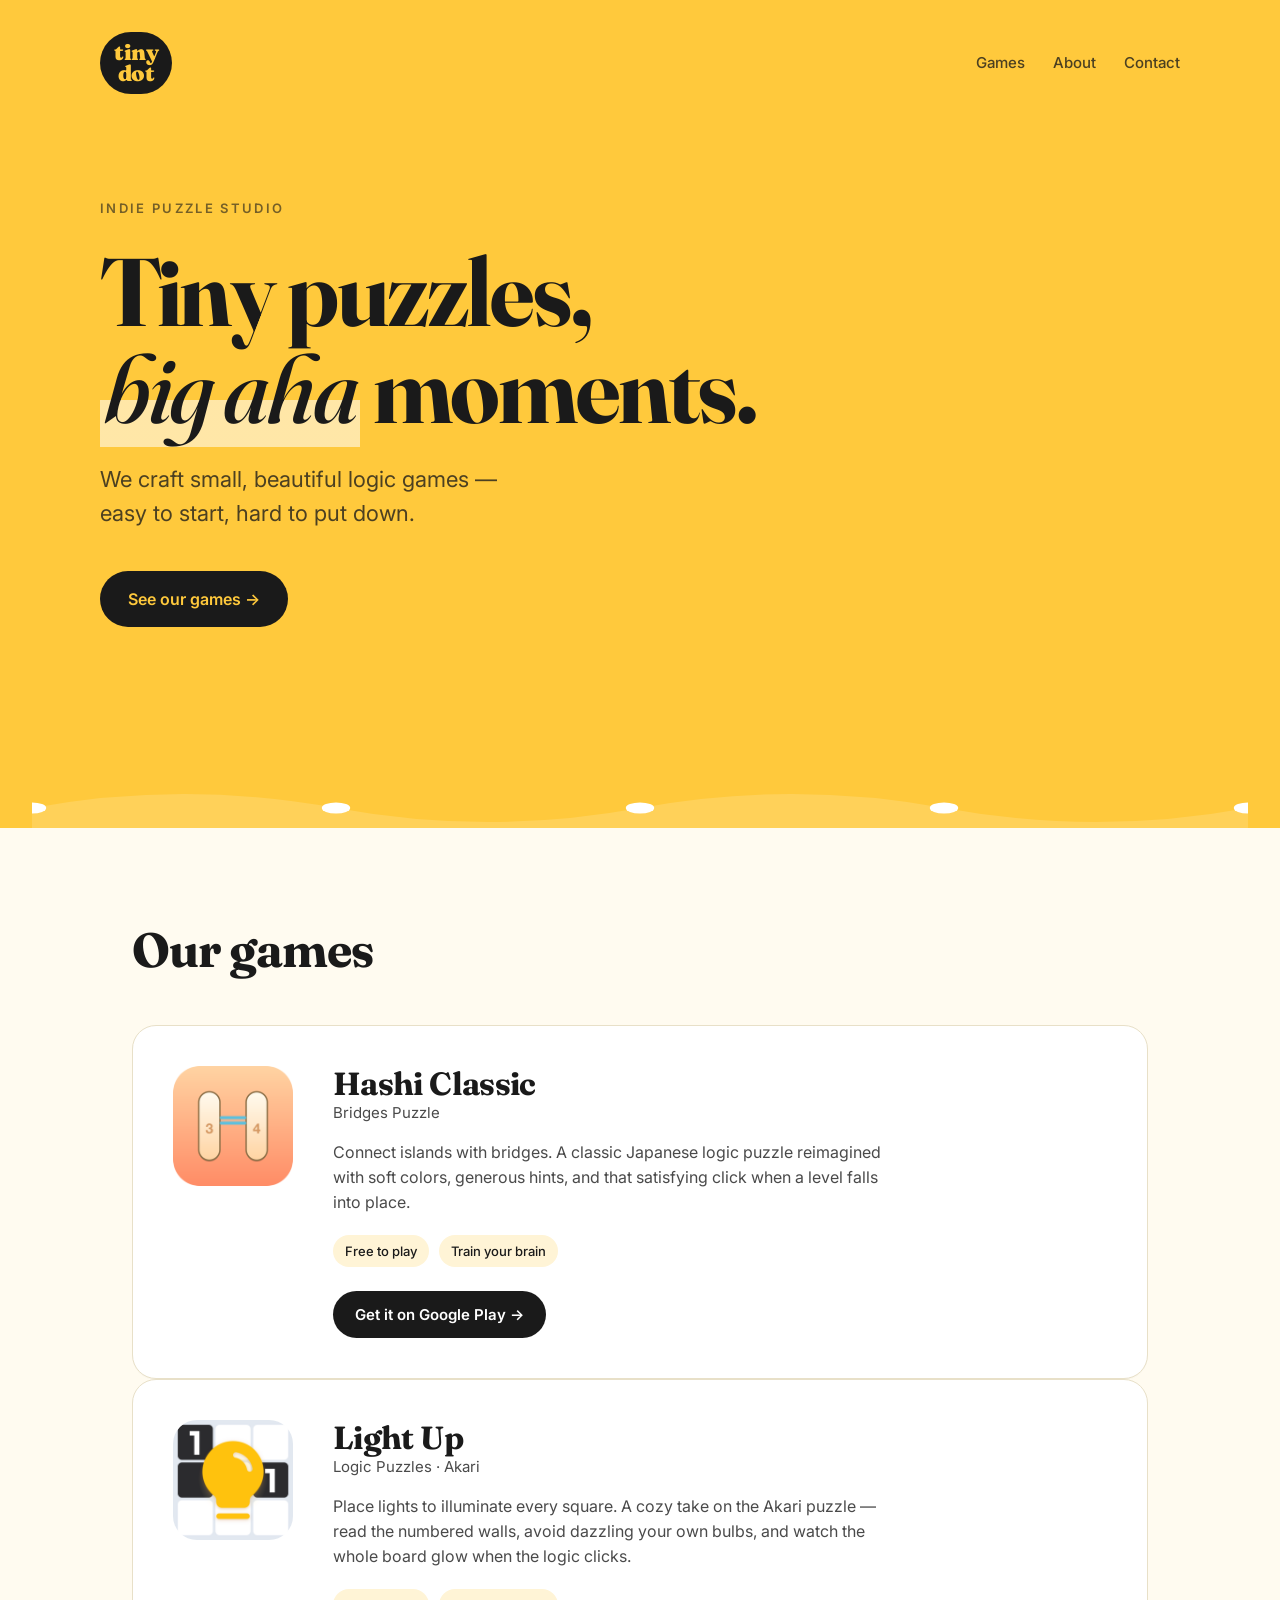
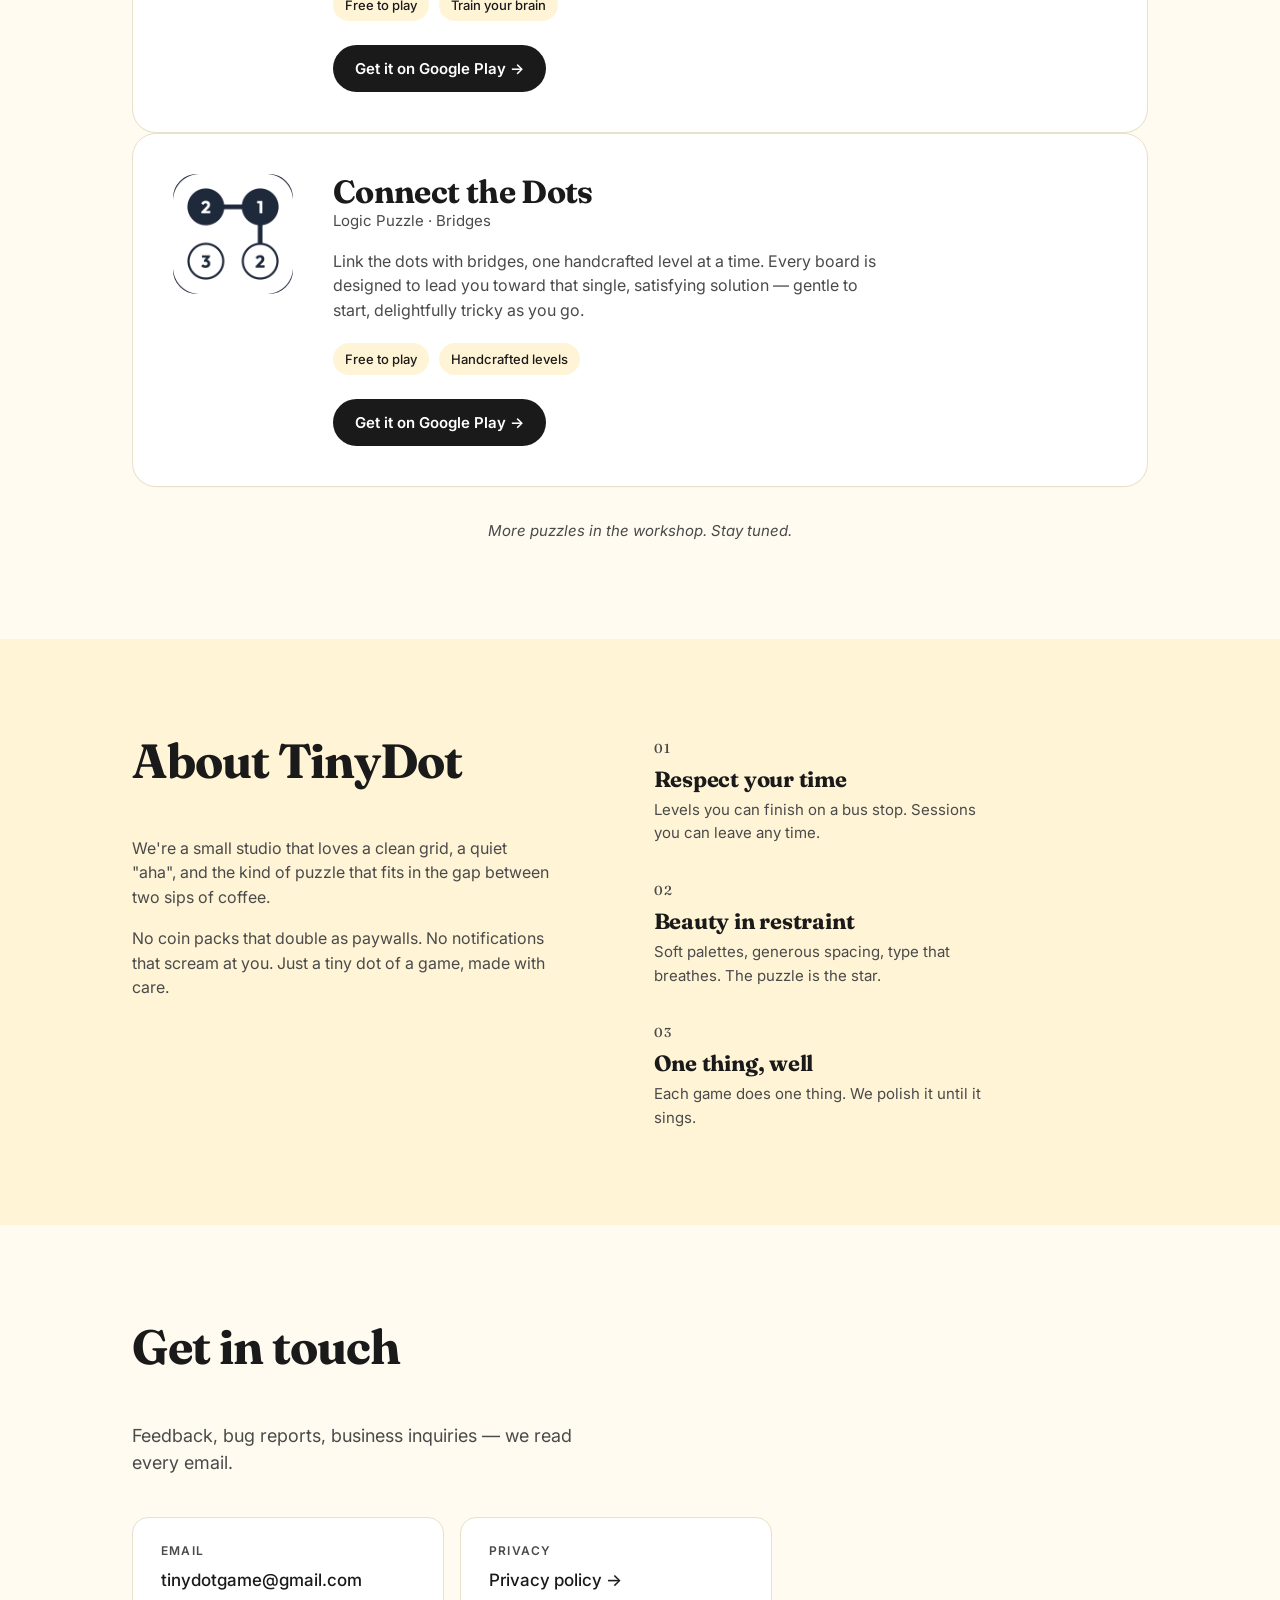
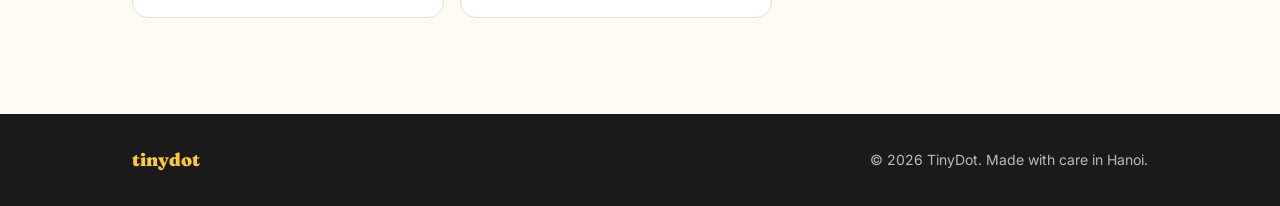
<file: index.html>
<!DOCTYPE html>
<html lang="en">
<head>
    <meta charset="UTF-8">
    <meta name="viewport" content="width=device-width, initial-scale=1.0">
    <meta name="description" content="TinyDot — Tiny puzzles, big aha moments. We craft small, beautiful logic games — easy to start, hard to put down.">
    <meta property="og:title" content="TinyDot Studio">
    <meta property="og:description" content="Tiny puzzles, big aha moments. Logic games for curious minds.">
    <meta property="og:type" content="website">
    <meta property="og:url" content="https://tinydot-studio.github.io/">
    <title>TinyDot — Tiny puzzles, big aha moments</title>
    <link rel="icon" type="image/png" href="favicon.png">
    <link rel="preconnect" href="https://fonts.googleapis.com">
    <link rel="preconnect" href="https://fonts.gstatic.com" crossorigin>
    <link href="https://fonts.googleapis.com/css2?family=Fraunces:opsz,wght@9..144,500;9..144,700;9..144,900&family=Inter:wght@400;500;600&display=swap" rel="stylesheet">
    <link rel="stylesheet" href="styles.css">
</head>
<body>

<header class="hero">
    <nav class="nav">
        <a href="#" class="brand">
            <span class="brand-mark">tiny<br>dot</span>
        </a>
        <ul class="nav-links">
            <li><a href="#games">Games</a></li>
            <li><a href="#about">About</a></li>
            <li><a href="#contact">Contact</a></li>
        </ul>
    </nav>

    <div class="hero-content">
        <p class="eyebrow">Indie puzzle studio</p>
        <h1 class="hero-title">
            Tiny puzzles, <br>
            <em>big aha</em> moments.
        </h1>
        <p class="hero-sub">
            We craft small, beautiful logic games — easy to start, hard to put down.
        </p>
        <a href="#games" class="cta">See our games →</a>
    </div>

    <div class="hero-bridges" aria-hidden="true">
        <svg viewBox="0 0 1200 200" preserveAspectRatio="none">
            <path d="M0,150 Q150,80 300,150 T600,150 T900,150 T1200,150 L1200,200 L0,200 Z" fill="#fff" opacity="0.15"/>
            <circle cx="0" cy="150" r="14" fill="#fff"/>
            <circle cx="300" cy="150" r="14" fill="#fff"/>
            <circle cx="600" cy="150" r="14" fill="#fff"/>
            <circle cx="900" cy="150" r="14" fill="#fff"/>
            <circle cx="1200" cy="150" r="14" fill="#fff"/>
        </svg>
    </div>
</header>

<section id="games" class="games">
    <div class="container">
        <h2 class="section-title">Our games</h2>

        <article class="game-card">
            <div class="game-icon">
                <img src="hashi-icon.png" alt="Hashi Classic icon" width="120" height="120">
            </div>
            <div class="game-info">
                <h3 class="game-title">Hashi Classic</h3>
                <p class="game-tagline">Bridges Puzzle</p>
                <p class="game-desc">
                    Connect islands with bridges. A classic Japanese logic puzzle reimagined
                    with soft colors, generous hints, and that satisfying click when a level falls into place.
                </p>
                <div class="game-meta">
                    <span class="badge">Free to play</span>
                    <span class="badge">Train your brain</span>
                </div>
                <a href="https://play.google.com/store/apps/details?id=com.tinydot.connect.hashi.puzzle"
                   class="game-cta" target="_blank" rel="noopener">
                    Get it on Google Play →
                </a>
            </div>
        </article>

        <article class="game-card">
            <div class="game-icon">
                <img src="lightup-icon.png" alt="Light Up icon" width="120" height="120">
            </div>
            <div class="game-info">
                <h3 class="game-title">Light Up</h3>
                <p class="game-tagline">Logic Puzzles · Akari</p>
                <p class="game-desc">
                    Place lights to illuminate every square. A cozy take on the Akari puzzle —
                    read the numbered walls, avoid dazzling your own bulbs, and watch the whole
                    board glow when the logic clicks.
                </p>
                <div class="game-meta">
                    <span class="badge">Free to play</span>
                    <span class="badge">Train your brain</span>
                </div>
                <a href="https://play.google.com/store/apps/details?id=com.tinydot.lightup.puzzle.number"
                   class="game-cta" target="_blank" rel="noopener">
                    Get it on Google Play →
                </a>
            </div>
        </article>

        <article class="game-card">
            <div class="game-icon">
                <img src="connect-icon.png" alt="Connect the Dots icon" width="120" height="120">
            </div>
            <div class="game-info">
                <h3 class="game-title">Connect the Dots</h3>
                <p class="game-tagline">Logic Puzzle · Bridges</p>
                <p class="game-desc">
                    Link the dots with bridges, one handcrafted level at a time. Every board is
                    designed to lead you toward that single, satisfying solution — gentle to
                    start, delightfully tricky as you go.
                </p>
                <div class="game-meta">
                    <span class="badge">Free to play</span>
                    <span class="badge">Handcrafted levels</span>
                </div>
                <a href="https://play.google.com/store/apps/details?id=com.tinydot.connect.dot.bridge"
                   class="game-cta" target="_blank" rel="noopener">
                    Get it on Google Play →
                </a>
            </div>
        </article>

        <div class="coming-soon">
            <p>More puzzles in the workshop. Stay tuned.</p>
        </div>
    </div>
</section>

<section id="about" class="about">
    <div class="container about-grid">
        <div>
            <h2 class="section-title">About TinyDot</h2>
            <p>
                We're a small studio that loves a clean grid, a quiet "aha", and the kind of
                puzzle that fits in the gap between two sips of coffee.
            </p>
            <p>
                No coin packs that double as paywalls. No notifications that scream at you.
                Just a tiny dot of a game, made with care.
            </p>
        </div>
        <div class="about-values">
            <div class="value">
                <span class="value-num">01</span>
                <h4>Respect your time</h4>
                <p>Levels you can finish on a bus stop. Sessions you can leave any time.</p>
            </div>
            <div class="value">
                <span class="value-num">02</span>
                <h4>Beauty in restraint</h4>
                <p>Soft palettes, generous spacing, type that breathes. The puzzle is the star.</p>
            </div>
            <div class="value">
                <span class="value-num">03</span>
                <h4>One thing, well</h4>
                <p>Each game does one thing. We polish it until it sings.</p>
            </div>
        </div>
    </div>
</section>

<section id="contact" class="contact">
    <div class="container">
        <h2 class="section-title">Get in touch</h2>
        <p class="contact-lede">
            Feedback, bug reports, business inquiries — we read every email.
        </p>
        <div class="contact-cards">
            <a class="contact-card" href="mailto:tinydotgame@gmail.com">
                <span class="contact-label">Email</span>
                <span class="contact-value">tinydotgame@gmail.com</span>
            </a>
            <a class="contact-card" href="privacy.html">
                <span class="contact-label">Privacy</span>
                <span class="contact-value">Privacy policy →</span>
            </a>
        </div>
    </div>
</section>

<footer class="footer">
    <div class="container footer-row">
        <span class="footer-brand">tinydot</span>
        <span class="footer-copy">© 2026 TinyDot. Made with care in Hanoi.</span>
    </div>
</footer>

</body>
</html>
</file>
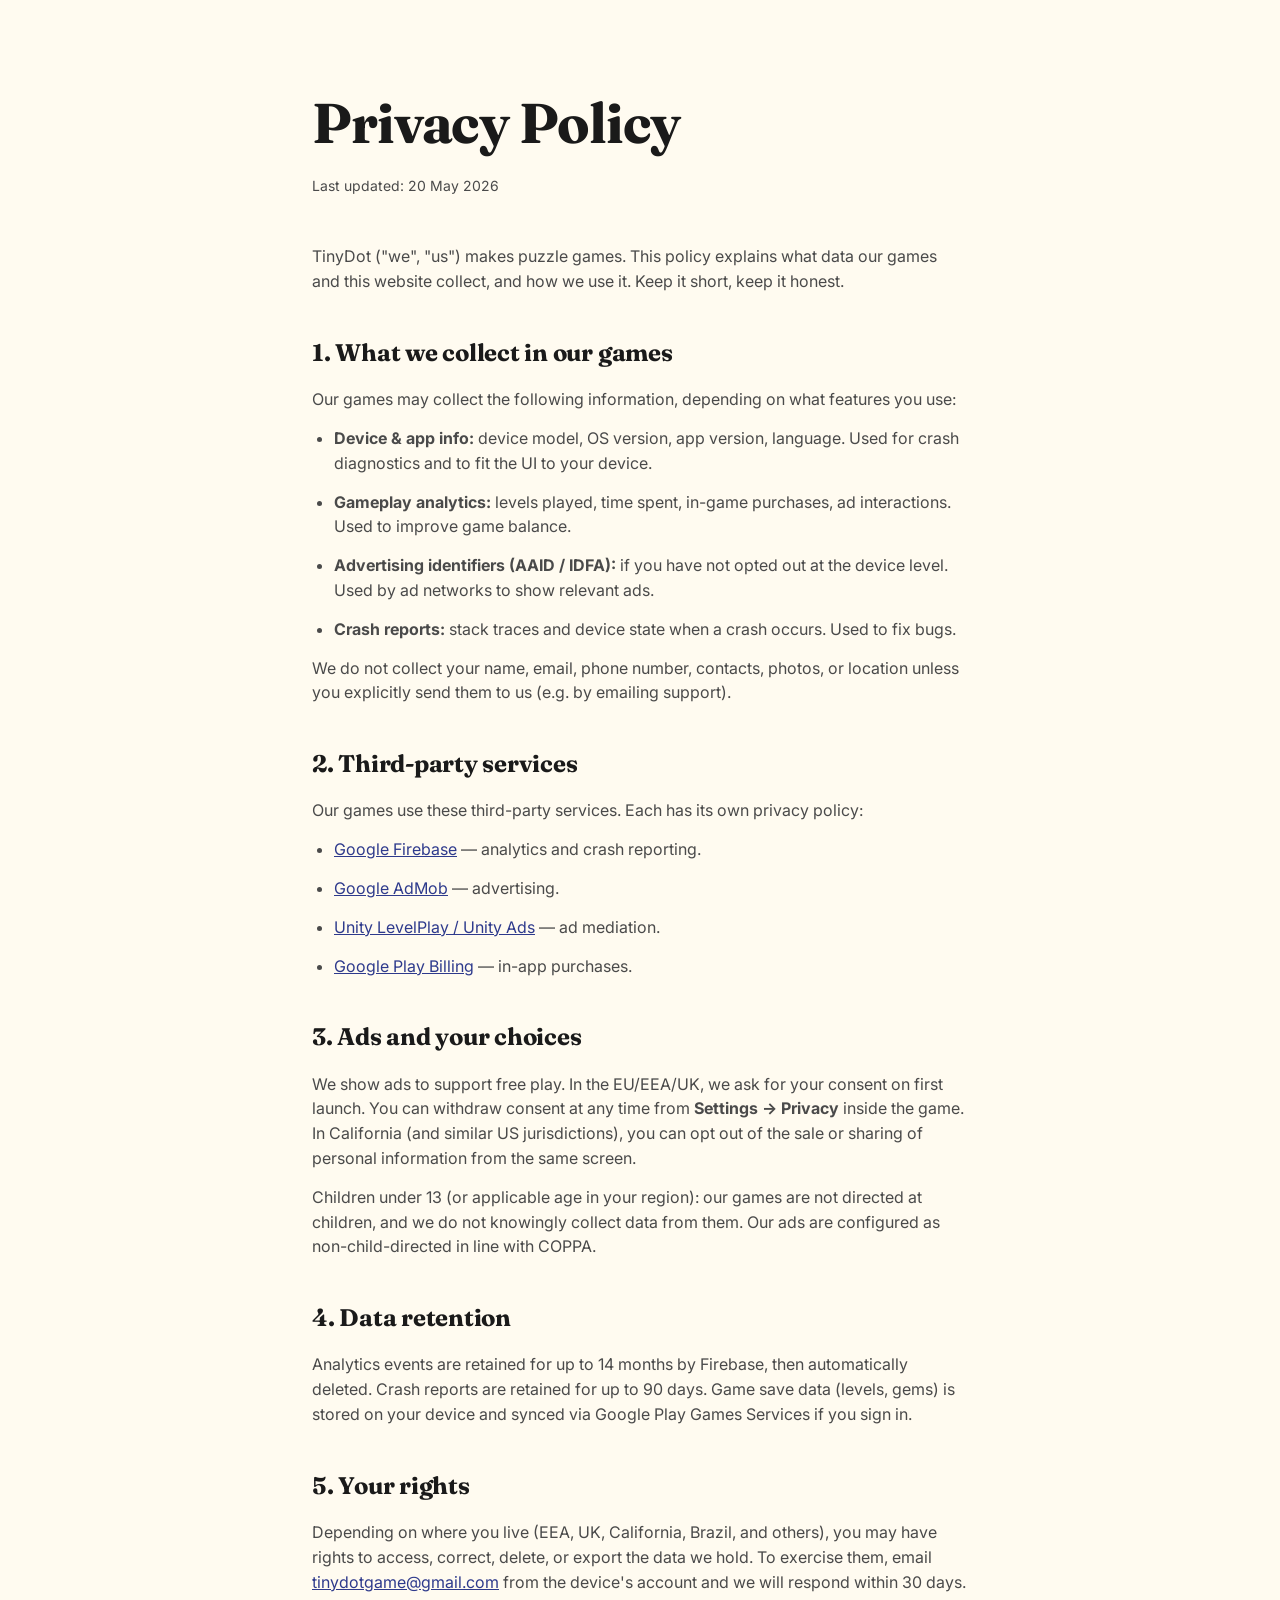
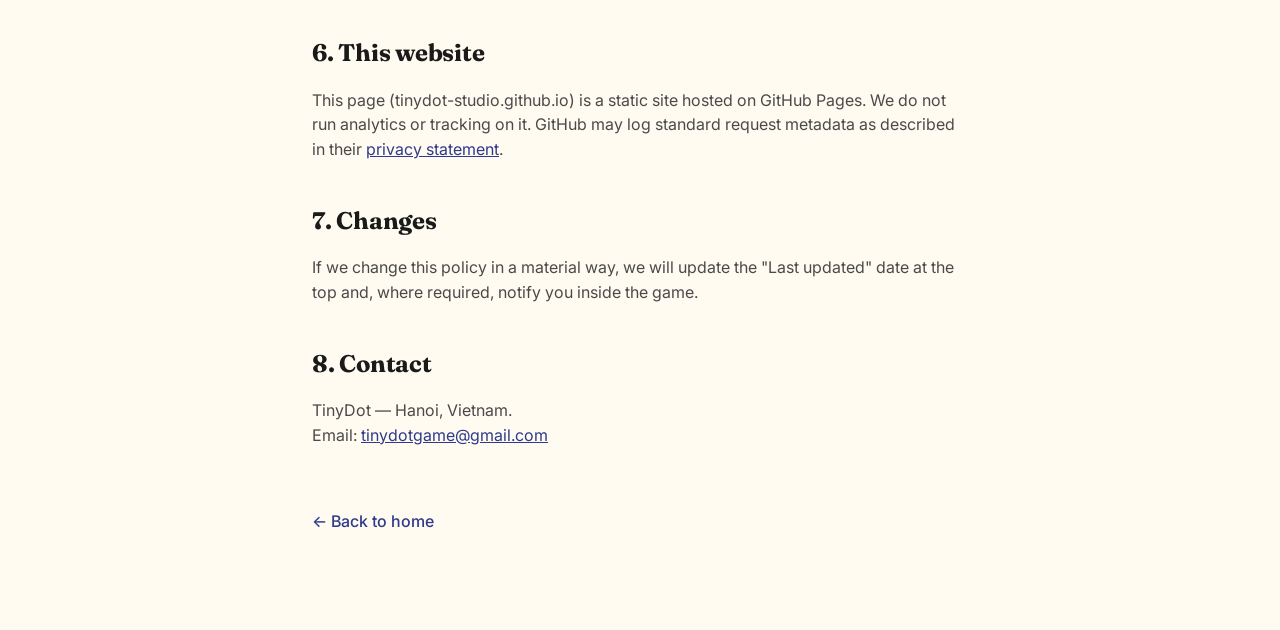
<file: privacy.html>
<!DOCTYPE html>
<html lang="en">
<head>
    <meta charset="UTF-8">
    <meta name="viewport" content="width=device-width, initial-scale=1.0">
    <title>Privacy Policy — TinyDot</title>
    <link rel="preconnect" href="https://fonts.googleapis.com">
    <link rel="preconnect" href="https://fonts.gstatic.com" crossorigin>
    <link href="https://fonts.googleapis.com/css2?family=Fraunces:opsz,wght@9..144,700&family=Inter:wght@400;500;600&display=swap" rel="stylesheet">
    <link rel="stylesheet" href="styles.css">
    <style>
        .doc {
            max-width: 720px;
            margin: 0 auto;
            padding: 80px 32px 96px;
        }
        .doc h1 {
            font-family: 'Fraunces', Georgia, serif;
            font-weight: 700;
            font-size: clamp(36px, 6vw, 56px);
            letter-spacing: -0.02em;
            margin-bottom: 8px;
        }
        .doc .updated { color: var(--ink-soft); font-size: 14px; margin-bottom: 48px; }
        .doc h2 {
            font-family: 'Fraunces', Georgia, serif;
            font-weight: 700;
            font-size: 24px;
            margin: 40px 0 16px;
            letter-spacing: -0.01em;
        }
        .doc p, .doc li { color: var(--ink-soft); margin-bottom: 14px; }
        .doc ul { padding-left: 22px; }
        .doc a { color: var(--accent); }
        .doc-back {
            display: inline-block;
            margin-top: 48px;
            color: var(--ink);
            text-decoration: none;
            font-weight: 500;
        }
        .doc-back:hover { text-decoration: underline; }
    </style>
</head>
<body>

<main class="doc">
    <h1>Privacy Policy</h1>
    <p class="updated">Last updated: 20 May 2026</p>

    <p>
        TinyDot ("we", "us") makes puzzle games. This policy explains what data our games and this website
        collect, and how we use it. Keep it short, keep it honest.
    </p>

    <h2>1. What we collect in our games</h2>
    <p>Our games may collect the following information, depending on what features you use:</p>
    <ul>
        <li><strong>Device & app info:</strong> device model, OS version, app version, language. Used for crash diagnostics and to fit the UI to your device.</li>
        <li><strong>Gameplay analytics:</strong> levels played, time spent, in-game purchases, ad interactions. Used to improve game balance.</li>
        <li><strong>Advertising identifiers (AAID / IDFA):</strong> if you have not opted out at the device level. Used by ad networks to show relevant ads.</li>
        <li><strong>Crash reports:</strong> stack traces and device state when a crash occurs. Used to fix bugs.</li>
    </ul>
    <p>We do not collect your name, email, phone number, contacts, photos, or location unless you explicitly send them to us (e.g. by emailing support).</p>

    <h2>2. Third-party services</h2>
    <p>Our games use these third-party services. Each has its own privacy policy:</p>
    <ul>
        <li><a href="https://firebase.google.com/support/privacy" target="_blank" rel="noopener">Google Firebase</a> — analytics and crash reporting.</li>
        <li><a href="https://policies.google.com/privacy" target="_blank" rel="noopener">Google AdMob</a> — advertising.</li>
        <li><a href="https://unity.com/legal/privacy-policy" target="_blank" rel="noopener">Unity LevelPlay / Unity Ads</a> — ad mediation.</li>
        <li><a href="https://play.google.com/about/play-terms/" target="_blank" rel="noopener">Google Play Billing</a> — in-app purchases.</li>
    </ul>

    <h2>3. Ads and your choices</h2>
    <p>
        We show ads to support free play. In the EU/EEA/UK, we ask for your consent on first launch.
        You can withdraw consent at any time from <strong>Settings → Privacy</strong> inside the game.
        In California (and similar US jurisdictions), you can opt out of the sale or sharing of
        personal information from the same screen.
    </p>
    <p>
        Children under 13 (or applicable age in your region): our games are not directed at children,
        and we do not knowingly collect data from them. Our ads are configured as non-child-directed
        in line with COPPA.
    </p>

    <h2>4. Data retention</h2>
    <p>
        Analytics events are retained for up to 14 months by Firebase, then automatically deleted.
        Crash reports are retained for up to 90 days. Game save data (levels, gems) is stored on
        your device and synced via Google Play Games Services if you sign in.
    </p>

    <h2>5. Your rights</h2>
    <p>
        Depending on where you live (EEA, UK, California, Brazil, and others), you may have rights to
        access, correct, delete, or export the data we hold. To exercise them, email
        <a href="mailto:tinydotgame@gmail.com">tinydotgame@gmail.com</a> from the device's account
        and we will respond within 30 days.
    </p>

    <h2>6. This website</h2>
    <p>
        This page (tinydot-studio.github.io) is a static site hosted on GitHub Pages. We do not run
        analytics or tracking on it. GitHub may log standard request metadata as described in their
        <a href="https://docs.github.com/en/site-policy/privacy-policies/github-privacy-statement" target="_blank" rel="noopener">privacy statement</a>.
    </p>

    <h2>7. Changes</h2>
    <p>
        If we change this policy in a material way, we will update the "Last updated" date at the top
        and, where required, notify you inside the game.
    </p>

    <h2>8. Contact</h2>
    <p>
        TinyDot — Hanoi, Vietnam.<br>
        Email: <a href="mailto:tinydotgame@gmail.com">tinydotgame@gmail.com</a>
    </p>

    <a href="index.html" class="doc-back">← Back to home</a>
</main>

</body>
</html>
</file>
<file: styles.css>
/* TinyDot Studio — landing page
   Palette derived from Play Store header: warm yellow #FFC93C + cream + ink */

:root {
    --bg: #FFFBF0;
    --ink: #1A1A1A;
    --ink-soft: #4A4A4A;
    --yellow: #FFC93C;
    --yellow-deep: #F5B400;
    --cream: #FFF4D6;
    --line: #E8E0C8;
    --accent: #2E3A8C;
}

* { box-sizing: border-box; margin: 0; padding: 0; }

html { scroll-behavior: smooth; }

body {
    font-family: 'Inter', -apple-system, BlinkMacSystemFont, sans-serif;
    color: var(--ink);
    background: var(--bg);
    line-height: 1.55;
    -webkit-font-smoothing: antialiased;
    text-rendering: optimizeLegibility;
}

.container {
    max-width: 1080px;
    margin: 0 auto;
    padding: 0 32px;
}

/* ─── HERO ───────────────────────────────────────────────── */

.hero {
    background: var(--yellow);
    color: var(--ink);
    padding: 32px 32px 0;
    position: relative;
    overflow: hidden;
    min-height: 92vh;
    display: flex;
    flex-direction: column;
}

.nav {
    max-width: 1080px;
    margin: 0 auto;
    width: 100%;
    display: flex;
    align-items: center;
    justify-content: space-between;
    padding-bottom: 64px;
}

.brand {
    text-decoration: none;
    color: var(--ink);
}

.brand-mark {
    font-family: 'Fraunces', Georgia, serif;
    font-weight: 900;
    font-size: 22px;
    line-height: 0.95;
    letter-spacing: -0.02em;
    background: var(--ink);
    color: var(--yellow);
    padding: 10px 14px;
    border-radius: 999px;
    display: inline-block;
    text-align: center;
}

.nav-links {
    list-style: none;
    display: flex;
    gap: 28px;
    font-size: 15px;
    font-weight: 500;
}

.nav-links a {
    color: var(--ink);
    text-decoration: none;
    opacity: 0.78;
    transition: opacity 0.15s;
}

.nav-links a:hover { opacity: 1; }

.hero-content {
    max-width: 1080px;
    margin: auto auto 80px;
    width: 100%;
    padding: 0;
}

.eyebrow {
    font-size: 13px;
    font-weight: 600;
    letter-spacing: 0.18em;
    text-transform: uppercase;
    opacity: 0.6;
    margin-bottom: 24px;
}

.hero-title {
    font-family: 'Fraunces', Georgia, serif;
    font-weight: 700;
    font-size: clamp(48px, 8vw, 96px);
    line-height: 1.02;
    letter-spacing: -0.025em;
    margin-bottom: 24px;
    max-width: 14ch;
}

.hero-title em {
    font-style: italic;
    font-weight: 500;
    background: linear-gradient(180deg, transparent 60%, rgba(255,255,255,0.55) 60%);
    padding: 0 4px;
}

.hero-sub {
    font-size: clamp(17px, 2vw, 22px);
    max-width: 32ch;
    opacity: 0.78;
    margin-bottom: 40px;
}

.cta {
    display: inline-block;
    background: var(--ink);
    color: var(--yellow);
    text-decoration: none;
    font-weight: 600;
    font-size: 16px;
    padding: 16px 28px;
    border-radius: 999px;
    transition: transform 0.15s, box-shadow 0.15s;
}

.cta:hover {
    transform: translateY(-2px);
    box-shadow: 0 8px 24px rgba(0,0,0,0.15);
}

.hero-bridges {
    width: 100%;
    height: 80px;
    margin-top: auto;
}

.hero-bridges svg {
    width: 100%;
    height: 100%;
    display: block;
}

/* ─── SECTIONS ───────────────────────────────────────────── */

section {
    padding: 96px 0;
}

.section-title {
    font-family: 'Fraunces', Georgia, serif;
    font-weight: 700;
    font-size: clamp(32px, 5vw, 48px);
    line-height: 1.1;
    letter-spacing: -0.02em;
    margin-bottom: 48px;
}

/* ─── GAMES ──────────────────────────────────────────────── */

.games { background: var(--bg); }

.game-card {
    display: grid;
    grid-template-columns: auto 1fr;
    gap: 40px;
    align-items: start;
    padding: 40px;
    background: white;
    border: 1px solid var(--line);
    border-radius: 24px;
    box-shadow: 0 1px 0 rgba(0,0,0,0.02);
}

.game-icon img {
    border-radius: 24px;
    display: block;
}

/* Placeholder icon for games without a shipped icon asset yet */
.game-icon-ph {
    width: 120px;
    height: 120px;
    border-radius: 24px;
    display: flex;
    align-items: center;
    justify-content: center;
    font-family: 'Fraunces', Georgia, serif;
    font-weight: 900;
    font-size: 52px;
    color: #fff;
    line-height: 1;
    user-select: none;
}

.game-icon-ph.ph-lightup {
    background: linear-gradient(145deg, var(--yellow) 0%, var(--yellow-deep) 100%);
    color: var(--ink);
}

.game-icon-ph.ph-connect {
    background: linear-gradient(145deg, var(--accent) 0%, #1c2560 100%);
}

.game-title {
    font-family: 'Fraunces', Georgia, serif;
    font-weight: 700;
    font-size: 32px;
    line-height: 1.1;
    letter-spacing: -0.02em;
}

.game-tagline {
    color: var(--ink-soft);
    font-size: 15px;
    margin-bottom: 16px;
}

.game-desc {
    margin-bottom: 20px;
    color: var(--ink-soft);
    max-width: 56ch;
}

.game-meta {
    display: flex;
    gap: 10px;
    flex-wrap: wrap;
    margin-bottom: 24px;
}

.badge {
    background: var(--cream);
    color: var(--ink);
    font-size: 13px;
    font-weight: 500;
    padding: 6px 12px;
    border-radius: 999px;
}

.game-cta {
    display: inline-block;
    background: var(--ink);
    color: white;
    text-decoration: none;
    font-weight: 600;
    font-size: 15px;
    padding: 12px 22px;
    border-radius: 999px;
    transition: transform 0.15s;
}

.game-cta:hover { transform: translateY(-2px); }

.coming-soon {
    margin-top: 32px;
    text-align: center;
    color: var(--ink-soft);
    font-style: italic;
    font-size: 15px;
}

/* ─── ABOUT ──────────────────────────────────────────────── */

.about { background: var(--cream); }

.about-grid {
    display: grid;
    grid-template-columns: 1fr 1.1fr;
    gap: 72px;
}

.about p {
    color: var(--ink-soft);
    margin-bottom: 16px;
    max-width: 42ch;
}

.about-values {
    display: flex;
    flex-direction: column;
    gap: 32px;
}

.value-num {
    display: inline-block;
    font-family: 'Fraunces', Georgia, serif;
    font-weight: 500;
    font-size: 13px;
    color: var(--ink-soft);
    margin-bottom: 8px;
    letter-spacing: 0.1em;
}

.value h4 {
    font-family: 'Fraunces', Georgia, serif;
    font-weight: 700;
    font-size: 22px;
    line-height: 1.2;
    margin-bottom: 6px;
    letter-spacing: -0.01em;
}

.value p {
    color: var(--ink-soft);
    font-size: 15px;
    max-width: 38ch;
    margin: 0;
}

/* ─── CONTACT ────────────────────────────────────────────── */

.contact { background: var(--bg); }

.contact-lede {
    font-size: 18px;
    color: var(--ink-soft);
    margin-bottom: 40px;
    max-width: 44ch;
}

.contact-cards {
    display: grid;
    grid-template-columns: repeat(2, 1fr);
    gap: 16px;
    max-width: 640px;
}

.contact-card {
    display: flex;
    flex-direction: column;
    gap: 6px;
    padding: 24px 28px;
    background: white;
    border: 1px solid var(--line);
    border-radius: 16px;
    text-decoration: none;
    color: var(--ink);
    transition: border-color 0.15s, transform 0.15s;
}

.contact-card:hover {
    border-color: var(--yellow-deep);
    transform: translateY(-2px);
}

.contact-label {
    font-size: 12px;
    font-weight: 600;
    letter-spacing: 0.1em;
    text-transform: uppercase;
    color: var(--ink-soft);
}

.contact-value {
    font-weight: 500;
    font-size: 17px;
}

/* ─── FOOTER ─────────────────────────────────────────────── */

.footer {
    background: var(--ink);
    color: rgba(255,255,255,0.7);
    padding: 32px 0;
    font-size: 14px;
}

.footer-row {
    display: flex;
    justify-content: space-between;
    align-items: center;
    flex-wrap: wrap;
    gap: 12px;
}

.footer-brand {
    font-family: 'Fraunces', Georgia, serif;
    font-weight: 900;
    color: var(--yellow);
    font-size: 18px;
}

/* ─── RESPONSIVE ─────────────────────────────────────────── */

@media (max-width: 768px) {
    .container { padding: 0 24px; }
    .hero { padding: 24px 24px 0; min-height: auto; }
    .nav { padding-bottom: 48px; }
    .nav-links { gap: 18px; font-size: 14px; }
    .hero-content { margin: 40px 0; }
    .hero-title { font-size: clamp(40px, 11vw, 60px); }

    section { padding: 64px 0; }

    .game-card {
        grid-template-columns: 1fr;
        gap: 24px;
        padding: 28px;
    }
    .game-icon img { width: 96px; height: 96px; }
    .game-icon-ph { width: 96px; height: 96px; font-size: 42px; }

    .about-grid {
        grid-template-columns: 1fr;
        gap: 48px;
    }

    .contact-cards {
        grid-template-columns: 1fr;
    }
}
</file>
